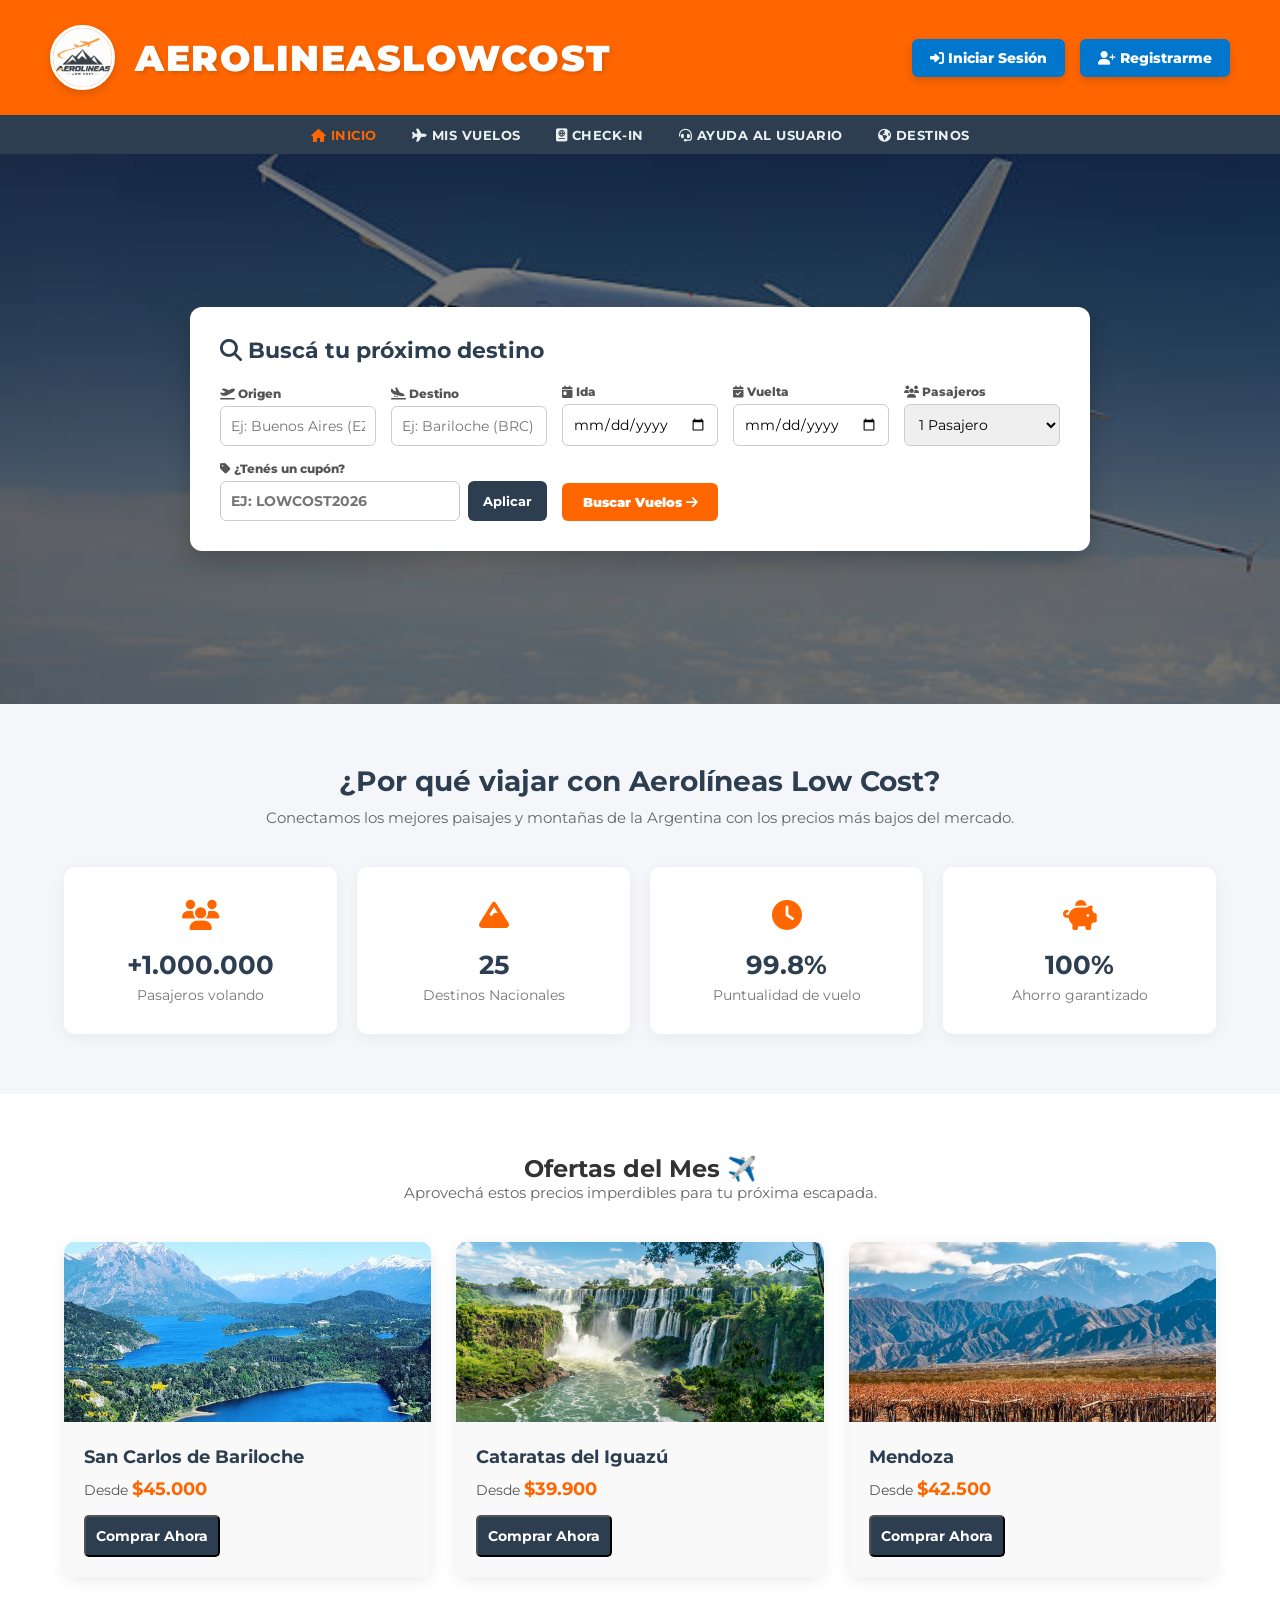
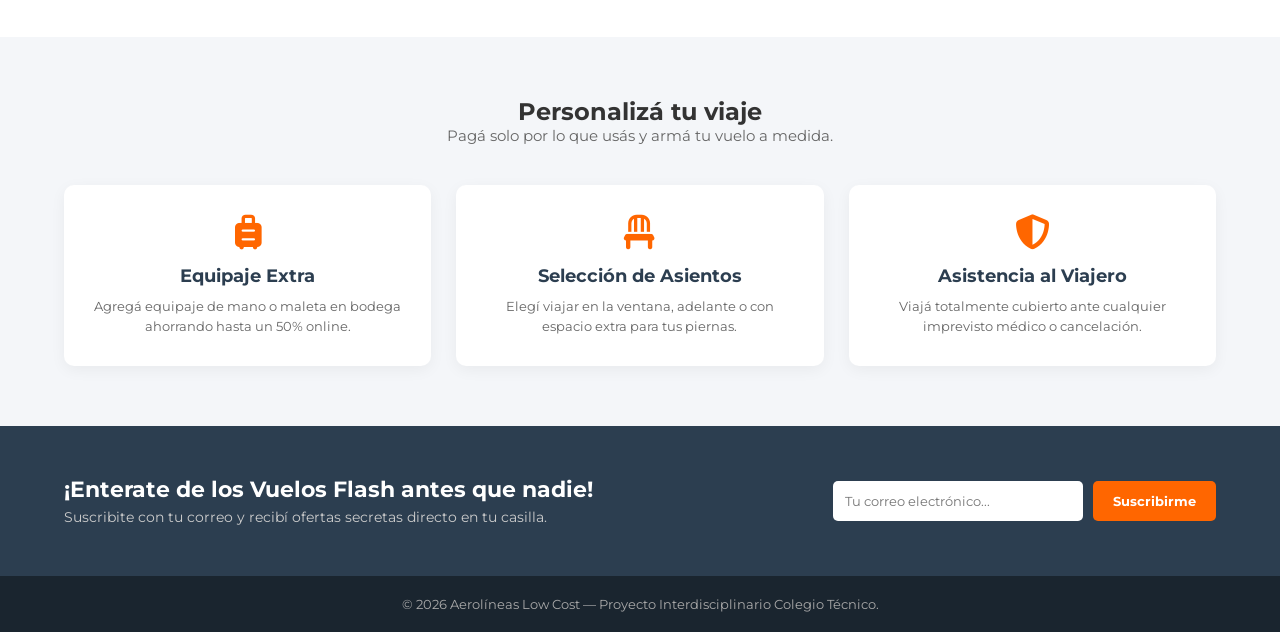
<file: aerolineas-low-cost/index.html>
<!DOCTYPE html>
<html lang="es">
<head>
    <meta charset="UTF-8">
    <meta name="viewport" content="width=device-width, initial-scale=1.0">
    <title>Aerolíneas Low Cost | Volá Alto, Pagá Poco</title>
    <link rel="stylesheet" href="styles.css">
    <!-- Fuente moderna Montserrat -->
    <link href="https://fonts.googleapis.com/css2?family=Montserrat:wght@700;800;900&display=swap" rel="stylesheet">
    <!-- Iconos modernos -->
    <link rel="stylesheet" href="https://cdnjs.cloudflare.com/ajax/libs/font-awesome/6.4.0/css/all.min.css">
</head>
<body>

    <!-- 1. BARRA SUPERIOR (NARANJA) -->
    <header class="top-bar">
        <!-- Logo que al hacerle clic abre la ventana gigante -->
        <div class="logo-container">
            <div onclick="openLogoModal()" style="display: flex; align-items: center; gap: 20px; cursor: pointer;">
                <img src="logo.png" alt="Logo" class="brand-logo">
                <span class="brand-name">AerolineasLowCost</span>
            </div>
        </div>

        <div class="auth-buttons">
            <a href="#" class="btn-login"><i class="fa-solid fa-right-to-bracket"></i> Iniciar Sesión</a>
            <a href="#" class="btn-register"><i class="fa-solid fa-user-plus"></i> Registrarme</a>
        </div>
    </header>

    <!-- 2. NAVEGACIÓN PRINCIPAL -->
    <nav class="main-nav">
        <ul>
            <li><a href="index.html" style="color: #ff6600;"><i class="fa-solid fa-house"></i> Inicio</a></li>
            <li><a href="mis-vuelos.html"><i class="fa-solid fa-plane"></i> Mis Vuelos</a></li>
            <li><a href="#" id="nav-checkin"><i class="fa-solid fa-passport"></i> Check-in</a></li>
            <li><a href="manual.pdf" target="_blank"><i class="fa-solid fa-headset"></i> Ayuda al Usuario</a></li>
            <li><a href="#destinos"><i class="fa-solid fa-earth-americas"></i> Destinos</a></li>
        </ul>
    </nav>

    <!-- 3. PANEL DE RESERVA -->
    <main class="hero-section" id="buscar">
        <div class="booking-card">
            <h2><i class="fa-solid fa-magnifying-glass"></i> Buscá tu próximo destino</h2>
            
            <form class="booking-form">
                <div class="form-group">
                    <label><i class="fa-solid fa-plane-departure"></i> Origen</label>
                    <input type="text" placeholder="Ej: Buenos Aires (EZE)" required>
                </div>

                <div class="form-group">
                    <label><i class="fa-solid fa-plane-arrival"></i> Destino</label>
                    <input type="text" placeholder="Ej: Bariloche (BRC)" required>
                </div>

                <div class="form-group">
                    <label><i class="fa-solid fa-calendar-day"></i> Ida</label>
                    <input type="date" required>
                </div>

                <div class="form-group">
                    <label><i class="fa-solid fa-calendar-check"></i> Vuelta</label>
                    <input type="date">
                </div>

                <div class="form-group">
                    <label><i class="fa-solid fa-users"></i> Pasajeros</label>
                    <select>
                        <option>1 Pasajero</option>
                        <option>2 Pasajeros</option>
                        <option>3+ Pasajeros</option>
                    </select>
                </div>

                <!-- Campo para Código Promocional -->
                <div class="form-group coupon-group">
                    <label><i class="fa-solid fa-tag"></i> ¿Tenés un cupón?</label>
                    <div class="coupon-input-wrapper">
                        <input type="text" id="coupon-code" placeholder="Ej: LOWCOST2026">
                        <button type="button" id="btn-apply-coupon">Aplicar</button>
                    </div>
                </div>

                <button type="submit" class="btn-search">
                    Buscar Vuelos <i class="fa-solid fa-arrow-right"></i>
                </button>
            </form>
        </div>
    </main>

    <!-- 4. ESTADÍSTICAS -->
    <section class="extra-info">
        <div class="container">
            <h2>¿Por qué viajar con Aerolíneas Low Cost?</h2>
            <p class="subtitle">Conectamos los mejores paisajes y montañas de la Argentina con los precios más bajos del mercado.</p>

            <div class="stats-grid">
                <div class="stat-card">
                    <div class="stat-icon"><i class="fa-solid fa-users"></i></div>
                    <h3>+1.000.000</h3>
                    <p>Pasajeros volando</p>
                </div>
                <div class="stat-card">
                    <div class="stat-icon"><i class="fa-solid fa-mountain"></i></div>
                    <h3>25</h3>
                    <p>Destinos Nacionales</p>
                </div>
                <div class="stat-card">
                    <div class="stat-icon"><i class="fa-solid fa-clock"></i></div>
                    <h3>99.8%</h3>
                    <p>Puntualidad de vuelo</p>
                </div>
                <div class="stat-card">
                    <div class="stat-icon"><i class="fa-solid fa-piggy-bank"></i></div>
                    <h3>100%</h3>
                    <p>Ahorro garantizado</p>
                </div>
            </div>
        </div>
    </section>

    <!-- 5. OFERTAS DEL MES -->
    <section class="destinations-section" id="destinos">
        <div class="container">
            <h2>Ofertas del Mes ✈️</h2>
            <p class="subtitle">Aprovechá estos precios imperdibles para tu próxima escapada.</p>

            <div class="destinations-grid">
                <!-- Tarjeta 1: Bariloche -->
                <div class="destination-card">
                    <img src="bariloche.jpg" alt="Bariloche">
                    <div class="dest-content">
                        <h3>San Carlos de Bariloche</h3>
                        <p class="price">Desde <strong>$45.000</strong></p>
                        <button type="button" class="btn-buy" onclick="comprarOferta('Buenos Aires (EZE)', 'San Carlos de Bariloche (BRC)', '$45.000')">Comprar Ahora</button>
                    </div>
                </div>

                <!-- Tarjeta 2: Iguazú -->
                <div class="destination-card">
                    <img src="iguazu.jpg" alt="Iguazu">
                    <div class="dest-content">
                        <h3>Cataratas del Iguazú</h3>
                        <p class="price">Desde <strong>$39.900</strong></p>
                        <button type="button" class="btn-buy" onclick="comprarOferta('Buenos Aires (AEP)', 'Cataratas del Iguazú (IGR)', '$39.900')">Comprar Ahora</button>
                    </div>
                </div>

                <!-- Tarjeta 3: Mendoza -->
                <div class="destination-card">
                    <img src="mendoza.jpg" alt="Mendoza">
                    <div class="dest-content">
                        <h3>Mendoza</h3>
                        <p class="price">Desde <strong>$42.500</strong></p>
                        <button type="button" class="btn-buy" onclick="comprarOferta('Buenos Aires (EZE)', 'Mendoza (MDZ)', '$42.500')">Comprar Ahora</button>
                    </div>
                </div>
            </div>
        </div>
    </section>

    <!-- 6. SERVICIOS OPCIONALES -->
    <section class="services-section">
        <div class="container">
            <h2>Personalizá tu viaje</h2>
            <p class="subtitle">Pagá solo por lo que usás y armá tu vuelo a medida.</p>

            <div class="services-grid">
                <div class="service-box">
                    <i class="fa-solid fa-suitcase-rolling"></i>
                    <h3>Equipaje Extra</h3>
                    <p>Agregá equipaje de mano o maleta en bodega ahorrando hasta un 50% online.</p>
                </div>
                <div class="service-box">
                    <i class="fa-solid fa-chair"></i>
                    <h3>Selección de Asientos</h3>
                    <p>Elegí viajar en la ventana, adelante o con espacio extra para tus piernas.</p>
                </div>
                <div class="service-box">
                    <i class="fa-solid fa-shield-halved"></i>
                    <h3>Asistencia al Viajero</h3>
                    <p>Viajá totalmente cubierto ante cualquier imprevisto médico o cancelación.</p>
                </div>
            </div>
        </div>
    </section>

    <!-- 7. NEWSLETTER -->
    <section class="newsletter-section">
        <div class="container newsletter-box">
            <div class="news-text">
                <h2>¡Enterate de los Vuelos Flash antes que nadie!</h2>
                <p>Suscribite con tu correo y recibí ofertas secretas directo en tu casilla.</p>
            </div>
            <form class="news-form">
                <input type="email" placeholder="Tu correo electrónico..." required>
                <button type="submit">Suscribirme</button>
            </form>
        </div>
    </section>

    <!-- PIE DE PÁGINA -->
    <footer>
        <p>&copy; 2026 Aerolíneas Low Cost — Proyecto Interdisciplinario Colegio Técnico.</p>
    </footer>


    <!-- =================MODALES Y JS================ -->

    <!-- VENTANA MODAL PARA VER EL LOGO MÁS GRANDE -->
    <div id="logoModal" class="modal" onclick="closeLogoModal()">
        <div style="background: white; padding: 40px; border-radius: 20px; text-align: center; position: relative; max-width: 420px; width: 90%; box-shadow: 0 15px 40px rgba(0,0,0,0.5);" onclick="event.stopPropagation()">
            <span class="close-btn" onclick="closeLogoModal()" style="position: absolute; top: 12px; right: 18px; font-size: 28px; cursor: pointer; color: #333;">&times;</span>
            <h3 style="color: #2c3e50; margin-bottom: 20px; font-size: 24px; font-weight: 800;">Aerolíneas Low Cost</h3>
            <!-- Logo grande -->
            <img src="logo.png" alt="Logo Gigante" style="width: 250px; height: 250px; object-fit: cover; border-radius: 50%; border: 6px solid #ff6600; box-shadow: 0 8px 20px rgba(0,0,0,0.3);">
            <!-- Frase original del colegio -->
            <p style="color: #555; font-size: 15px; margin-top: 20px; font-weight: 700;">El transporte oficial de la escuela técnica.</p>
        </div>
    </div>

    <!-- VENTANA MODAL DE INICIO DE SESIÓN -->
    <div id="loginModal" class="modal">
        <div class="modal-content">
            <span class="close-btn" onclick="closeModal('loginModal')">&times;</span>
            <h2><i class="fa-solid fa-right-to-bracket"></i> Iniciar Sesión</h2>
            <form id="loginForm">
                <div class="form-group">
                    <label>Correo Electrónico</label>
                    <input type="email" id="loginEmail" placeholder="tucorreo@email.com" required>
                </div>
                <div class="form-group">
                    <label>DNI (8 dígitos)</label>
                    <input type="text" id="loginDni" placeholder="Ej: 40123456" maxlength="8" required>
                </div>
                <div class="form-group">
                    <label>Contraseña</label>
                    <input type="password" id="loginPassword" placeholder="********" required>
                </div>
                <button type="submit" class="btn-modal-action">Entrar</button>
            </form>
        </div>
    </div>

    <!-- VENTANA MODAL DE REGISTRO -->
    <div id="registerModal" class="modal">
        <div class="modal-content">
            <span class="close-btn" onclick="closeModal('registerModal')">&times;</span>
            <h2><i class="fa-solid fa-user-plus"></i> Crear Cuenta Low Cost</h2>
            <form id="registerForm">
                <div class="form-group">
                    <label>Nombre y Apellido</label>
                    <input type="text" id="regName" placeholder="Ej: Willy Olaso" required>
                </div>
                <div class="form-group">
                    <label>Correo Electrónico</label>
                    <input type="email" id="regEmail" placeholder="tucorreo@email.com" required>
                </div>
                <div class="form-group">
                    <label>DNI (Sin puntos, 8 dígitos)</label>
                    <input type="text" id="regDni" placeholder="Ej: 40123456" maxlength="8" required>
                </div>
                <div class="form-group">
                    <label>Contraseña</label>
                    <input type="password" id="regPassword" placeholder="********" required>
                </div>
                <button type="submit" class="btn-modal-action">Registrarse</button>
            </form>
        </div>
    </div>

    <script>
        const btnLogin = document.querySelector('.btn-login');
        const btnRegister = document.querySelector('.btn-register');

        btnLogin.addEventListener('click', (e) => {
            e.preventDefault();
            document.getElementById('loginModal').style.display = 'flex';
        });

        btnRegister.addEventListener('click', (e) => {
            e.preventDefault();
            document.getElementById('registerModal').style.display = 'flex';
        });

        function closeModal(modalId) {
            document.getElementById(modalId).style.display = 'none';
        }

        // Funciones para abrir y cerrar el logo en grande
        function openLogoModal() {
            document.getElementById('logoModal').style.display = 'flex';
        }

        function closeLogoModal() {
            document.getElementById('logoModal').style.display = 'none';
        }

        // Registro con DNI de 8 dígitos
        document.getElementById('registerForm').addEventListener('submit', (e) => {
            e.preventDefault();
            const name = document.getElementById('regName').value;
            const email = document.getElementById('regEmail').value;
            const dni = document.getElementById('regDni').value;
            const pass = document.getElementById('regPassword').value;

            const dniRegex = /^\d{8}$/;
            if (!dniRegex.test(dni)) {
                alert('⚠️ Error: El DNI debe contener exactamente 8 números (sin puntos ni letras).');
                return;
            }

            localStorage.setItem('userName', name);
            localStorage.setItem('userEmail', email);
            localStorage.setItem('userDni', dni);
            localStorage.setItem('userPass', pass);
            localStorage.setItem('isLoggedIn', 'true');

            alert('¡Cuenta creada e iniciada con éxito!');
            closeModal('registerModal');
            btnLogin.innerHTML = `<i class="fa-solid fa-user"></i> ${name}`;
        });

        // Inicio de Sesión
        document.getElementById('loginForm').addEventListener('submit', (e) => {
            e.preventDefault();
            const email = document.getElementById('loginEmail').value;
            const dni = document.getElementById('loginDni').value;
            const pass = document.getElementById('loginPassword').value;

            const savedEmail = localStorage.getItem('userEmail');
            const savedDni = localStorage.getItem('userDni');
            const savedPass = localStorage.getItem('userPass');
            const savedName = localStorage.getItem('userName');

            if (email === savedEmail && dni === savedDni && pass === savedPass) {
                localStorage.setItem('isLoggedIn', 'true');
                alert(`¡Bienvenido de nuevo, ${savedName}! ✈️`);
                closeModal('loginModal');
                btnLogin.innerHTML = `<i class="fa-solid fa-user"></i> ${savedName}`;
            } else {
                alert('⚠️ Datos incorrectos. Verifique su correo, DNI de 8 dígitos o contraseña.');
            }
        });

        // BUSCADOR PRINCIPAL CON VALIDACIÓN DE SESIÓN
        const bookingForm = document.querySelector('.booking-form');

        bookingForm.addEventListener('submit', (e) => {
            e.preventDefault();
            const isLoggedIn = localStorage.getItem('isLoggedIn');

            if (!isLoggedIn || isLoggedIn !== 'true') {
                alert('⚠️ Para reservar o buscar un vuelo necesitas iniciar sesión o registrarte primero.');
                document.getElementById('loginModal').style.display = 'flex';
                return;
            }

            const inputs = bookingForm.querySelectorAll('input');
            const origen = inputs[0].value;
            const destino = inputs[1].value;
            const ida = inputs[2].value;
            const vuelta = inputs[3].value ? inputs[3].value : 'Solo ida';
            const pasajeros = bookingForm.querySelector('select').value;
            const codigoVuelo = 'LOW-' + Math.floor(Math.random() * 89999 + 10000);

            const nuevoVuelo = { origen, destino, ida, vuelta, pasajeros, codigo: codigoVuelo };

            let misVuelos = JSON.parse(localStorage.getItem('misVuelos')) || [];
            misVuelos.push(nuevoVuelo);
            localStorage.setItem('misVuelos', JSON.stringify(misVuelos));

            if (confirm('¡Vuelo reservado con éxito! 🎟️ ¿Querés ir a la sección "Mis Vuelos" para verlo?')) {
                window.location.href = 'mis-vuelos.html';
            }
        });

        // FUNCIÓN PARA COMPRAR LAS OFERTAS DEL MES DIRECTO
        function comprarOferta(origen, destino, precio) {
            const isLoggedIn = localStorage.getItem('isLoggedIn');

            if (!isLoggedIn || isLoggedIn !== 'true') {
                alert('⚠️ Para aprovechar las ofertas del mes y reservar, necesitás iniciar sesión o registrarte.');
                document.getElementById('loginModal').style.display = 'flex';
                return;
            }

            const fechaHoy = new Date().toISOString().split('T')[0];
            const codigoVuelo = 'OFE-' + Math.floor(Math.random() * 89999 + 10000);

            const nuevoVuelo = { 
                origen: origen, 
                destino: destino, 
                ida: fechaHoy, 
                vuelta: 'Promoción Oferta', 
                pasajeros: '1 Pasajero (' + precio + ')', 
                codigo: codigoVuelo 
            };

            let misVuelos = JSON.parse(localStorage.getItem('misVuelos')) || [];
            misVuelos.push(nuevoVuelo);
            localStorage.setItem('misVuelos', JSON.stringify(misVuelos));

            if (confirm(`¡Oferta aplicada para ${destino} a solo ${precio}! ✈️ ¿Querés ir a "Mis Vuelos" a ver tu pasaje?`)) {
                window.location.href = 'mis-vuelos.html';
            }
        }
    </script>
</body>
</html>
</file>
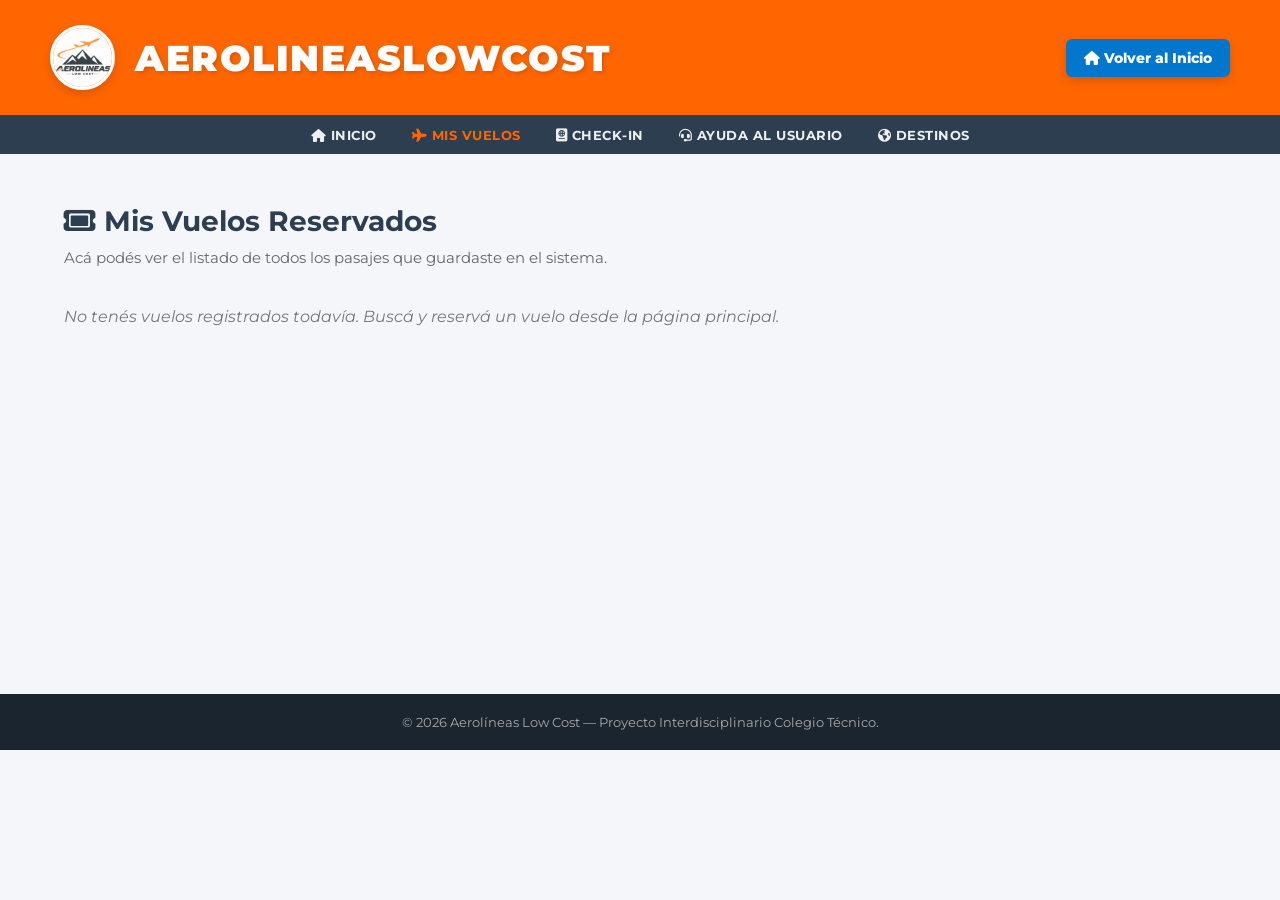
<file: aerolineas-low-cost/mis-vuelos.html>
<!DOCTYPE html>
<html lang="es">
<head>
    <meta charset="UTF-8">
    <meta name="viewport" content="width=device-width, initial-scale=1.0">
    <title>Mis Vuelos | Aerolíneas Low Cost</title>
    <link rel="stylesheet" href="styles.css">
    <link href="https://fonts.googleapis.com/css2?family=Montserrat:wght@700;800;900&display=swap" rel="stylesheet">
    <link rel="stylesheet" href="https://cdnjs.cloudflare.com/ajax/libs/font-awesome/6.4.0/css/all.min.css">
</head>
<body>

    <!-- 1. BARRA SUPERIOR -->
    <header class="top-bar">
        <div class="logo-container">
            <img src="logo.png" alt="Logo" class="brand-logo">
            <span class="brand-name">AerolineasLowCost</span>
        </div>
        <div class="auth-buttons">
            <a href="index.html" class="btn-login"><i class="fa-solid fa-house"></i> Volver al Inicio</a>
        </div>
    </header>

    <!-- 2. NAVEGACIÓN PRINCIPAL (CON INICIO, CHECK-IN Y DEMÁS) -->
    <nav class="main-nav">
        <ul>
            <li><a href="index.html"><i class="fa-solid fa-house"></i> Inicio</a></li>
            <li><a href="mis-vuelos.html" style="color: #ff6600;"><i class="fa-solid fa-plane"></i> Mis Vuelos</a></li>
            <li><a href="#" id="nav-checkin"><i class="fa-solid fa-passport"></i> Check-in</a></li>
            <li><a href="manual.pdf" target="_blank"><i class="fa-solid fa-headset"></i> Ayuda al Usuario</a></li>
            <li><a href="index.html#destinos"><i class="fa-solid fa-earth-americas"></i> Destinos</a></li>
        </ul>
    </nav>

    <!-- 3. CONTENIDO DE MIS VUELOS -->
    <main class="container" style="padding: 50px 0; min-height: 60vh;">
        <h2 style="color: #2c3e50; margin-bottom: 10px; font-size: 28px;"><i class="fa-solid fa-ticket"></i> Mis Vuelos Reservados</h2>
        <p class="subtitle">Acá podés ver el listado de todos los pasajes que guardaste en el sistema.</p>
        
        <!-- Contenedor donde cargaremos los tickets desde la memoria -->
        <div id="tickets-container" style="display: flex; flex-direction: column; gap: 15px; margin-top: 20px;">
            <p style="color: #777; font-style: italic;">No tenés vuelos registrados todavía. Buscá y reservá un vuelo desde la página principal.</p>
        </div>
    </main>

    <!-- PIE DE PÁGINA -->
    <footer>
        <p>&copy; 2026 Aerolíneas Low Cost — Proyecto Interdisciplinario Colegio Técnico.</p>
    </footer>

    <!-- SCRIPT PARA LEER LOS VUELOS GUARDADOS -->
    <script>
        const ticketsContainer = document.getElementById('tickets-container');
        
        // Recuperamos los vuelos guardados en el navegador (LocalStorage)
        let savedVuelos = JSON.parse(localStorage.getItem('misVuelos')) || [];

        if (savedVuelos.length > 0) {
            ticketsContainer.innerHTML = ''; // Limpiamos el texto por defecto
            savedVuelos.forEach((vuelo, index) => {
                const ticketCard = document.createElement('div');
                ticketCard.style.cssText = "background: white; border-left: 6px solid #ff6600; padding: 20px; border-radius: 8px; box-shadow: 0 4px 10px rgba(0,0,0,0.08); display: flex; justify-content: space-between; align-items: center; flex-wrap: wrap; gap: 15px;";
                
                ticketCard.innerHTML = `
                    <div>
                        <span style="background: #ff6600; color: white; padding: 4px 8px; border-radius: 4px; font-size: 11px; font-weight: 800;">CONFIRMADO ✈️</span>
                        <h3 style="margin-top: 8px; color: #2c3e50; font-size: 18px;">${vuelo.origen} ➔ ${vuelo.destino}</h3>
                        <p style="font-size: 13px; color: #555; margin-top: 4px;">📅 Ida: ${vuelo.ida} | 🔄 Vuelta: ${vuelo.vuelta} | 👥 ${vuelo.pasajeros}</p>
                    </div>
                    <div style="text-align: right;">
                        <span style="font-size: 12px; color: #888; display: block;">Código: ${vuelo.codigo}</span>
                        <button onclick="eliminarVuelo(${index})" style="background: #e74c3c; color: white; border: none; padding: 6px 12px; border-radius: 4px; cursor: pointer; font-weight: 700; margin-top: 5px; font-size: 12px;">Cancelar Vuelo</button>
                    </div>
                `;
                ticketsContainer.appendChild(ticketCard);
            });
        }

        function eliminarVuelo(index) {
            savedVuelos.splice(index, 1);
            localStorage.setItem('misVuelos', JSON.stringify(savedVuelos));
            location.reload(); // Recarga la página para actualizar la lista
        }
    </script>
</body>
</html>
</file>
<file: aerolineas-low-cost/styles.css>
/* --- 1. ESTILOS GENERALES --- */
* {
    margin: 0;
    padding: 0;
    box-sizing: border-box;
    font-family: 'Montserrat', sans-serif;
}

body {
    background-color: #f4f6f9;
    color: #333;
}

.container {
    width: 90%;
    max-width: 1200px;
    margin: 0 auto;
}

/* --- 2. BARRA SUPERIOR --- */
.top-bar {
    background-color: #ff6600;
    color: white;
    padding: 25px 50px;
    display: flex;
    justify-content: space-between;
    align-items: center;
}

.logo-container {
    display: flex;
    align-items: center;
    gap: 20px;
}

.brand-logo {
    height: 65px;
    width: 65px;
    object-fit: cover;
    border-radius: 50%;
    border: 3px solid white;
    box-shadow: 0 4px 8px rgba(0, 0, 0, 0.15);
}

.brand-name {
    font-size: 36px;
    font-weight: 900;
    letter-spacing: 1.5px;
    text-transform: uppercase;
    text-shadow: 2px 2px 4px rgba(0, 0, 0, 0.15);
}

.auth-buttons {
    display: flex;
    gap: 15px;
}

.auth-buttons a {
    color: white;
    text-decoration: none;
    font-weight: 800;
    font-size: 14px;
    padding: 10px 18px;
    border-radius: 6px;
    background-color: #0077cc;
    box-shadow: 0 4px 10px rgba(0, 0, 0, 0.15);
    transition: background 0.3s, transform 0.2s;
}

.auth-buttons a:hover {
    background-color: #005fa3;
    transform: translateY(-2px);
}

/* --- 3. NAVEGACIÓN PRINCIPAL --- */
.main-nav {
    background-color: #2c3e50;
    padding: 10px 0;
}

.main-nav ul {
    list-style: none;
    display: flex;
    justify-content: center;
    gap: 35px;
}

.main-nav a {
    color: #ecf0f1;
    text-decoration: none;
    font-size: 13px;
    font-weight: 700;
    text-transform: uppercase;
    letter-spacing: 0.5px;
    transition: color 0.3s;
}

.main-nav a:hover {
    color: #ff6600;
}

/* --- 4. PANEL DE RESERVA (HERO SECTION CON IMAGEN Y DEGRADADO) --- */
.hero-section {
    background: linear-gradient(rgba(0, 0, 0, 0.5), rgba(0, 0, 0, 0.5)), url('hero-bg.jpg') center/cover no-repeat;
    min-height: 550px;
    display: flex;
    justify-content: center;
    align-items: center;
    padding: 40px 20px;
}

.booking-card {
    background: white;
    padding: 30px;
    border-radius: 12px;
    box-shadow: 0 10px 25px rgba(0,0,0,0.2);
    width: 100%;
    max-width: 900px;
}

.booking-card h2 {
    margin-bottom: 20px;
    font-size: 22px;
    color: #2c3e50;
}

.booking-form {
    display: grid;
    grid-template-columns: repeat(auto-fit, minmax(130px, 1fr));
    gap: 15px;
    align-items: end;
}

.form-group {
    display: flex;
    flex-direction: column;
}

.form-group label {
    font-size: 12px;
    font-weight: 800;
    margin-bottom: 5px;
    color: #555;
}

.form-group input, .form-group select {
    padding: 10px;
    border: 1px solid #ccc;
    border-radius: 6px;
    font-size: 14px;
    width: 100%;
}

.btn-search {
    background-color: #ff6600;
    color: white;
    border: none;
    padding: 11px;
    font-weight: 900;
    border-radius: 6px;
    cursor: pointer;
    transition: background 0.3s;
    width: 100%;
}

.btn-search:hover {
    background-color: #e55b00;
}

/* --- CUPÓN --- */
.coupon-group {
    grid-column: span 2;
}

.coupon-input-wrapper {
    display: flex;
    gap: 8px;
}

.coupon-input-wrapper input {
    flex: 1;
    text-transform: uppercase;
    font-weight: 700;
    color: #ff6600;
}

.coupon-input-wrapper button {
    background-color: #2c3e50;
    color: white;
    border: none;
    padding: 0 15px;
    border-radius: 6px;
    font-weight: 700;
    cursor: pointer;
    transition: background 0.3s;
}

.coupon-input-wrapper button:hover {
    background-color: #ff6600;
}

/* --- ESTADÍSTICAS --- */
.extra-info {
    padding: 60px 0;
    text-align: center;
}

.extra-info h2 {
    font-size: 28px;
    color: #2c3e50;
    margin-bottom: 10px;
}

.subtitle {
    color: #666;
    margin-bottom: 40px;
    font-size: 15px;
}

.stats-grid {
    display: grid;
    grid-template-columns: repeat(auto-fit, minmax(220px, 1fr));
    gap: 20px;
}

.stat-card {
    background: white;
    padding: 30px 20px;
    border-radius: 10px;
    box-shadow: 0 4px 15px rgba(0,0,0,0.05);
    text-align: center;
}

.stat-icon {
    font-size: 30px;
    color: #ff6600;
    margin-bottom: 15px;
}

.stat-card h3 {
    font-size: 26px;
    color: #2c3e50;
    margin-bottom: 5px;
}

.stat-card p {
    color: #777;
    font-size: 14px;
}

/* --- OFERTAS --- */
.destinations-section {
    padding: 60px 0;
    background-color: #fff;
    text-align: center;
}

.destinations-grid {
    display: grid;
    grid-template-columns: repeat(auto-fit, minmax(300px, 1fr));
    gap: 25px;
    margin-top: 30px;
}

.destination-card {
    background: #f9f9f9;
    border-radius: 10px;
    overflow: hidden;
    box-shadow: 0 4px 15px rgba(0,0,0,0.08);
    text-align: left;
}

.destination-card img {
    width: 100%;
    height: 180px;
    object-fit: cover;
}

.dest-content {
    padding: 20px;
}

.destination-card h3 {
    font-size: 18px;
    margin-bottom: 10px;
    color: #2c3e50;
}

.price {
    font-size: 14px;
    color: #555;
    margin-bottom: 15px;
}

.price strong {
    color: #ff6600;
    font-size: 18px;
}

.btn-buy {
    display: block;
    text-align: center;
    background-color: #2c3e50;
    color: white;
    text-decoration: none;
    padding: 10px;
    border-radius: 5px;
    font-weight: 700;
    font-size: 14px;
    transition: background 0.3s;
}

.btn-buy:hover {
    background-color: #ff6600;
}

/* --- SERVICIOS --- */
.services-section {
    padding: 60px 0;
    text-align: center;
}

.services-grid {
    display: grid;
    grid-template-columns: repeat(auto-fit, minmax(280px, 1fr));
    gap: 25px;
    margin-top: 30px;
}

.service-box {
    background: white;
    padding: 30px;
    border-radius: 10px;
    box-shadow: 0 4px 15px rgba(0,0,0,0.05);
    text-align: center;
}

.service-box i {
    font-size: 35px;
    color: #ff6600;
    margin-bottom: 15px;
}

.service-box h3 {
    font-size: 18px;
    margin-bottom: 10px;
    color: #2c3e50;
}

.service-box p {
    font-size: 13px;
    color: #666;
    line-height: 1.5;
}

/* --- NEWSLETTER --- */
.newsletter-section {
    background-color: #2c3e50;
    padding: 50px 0;
    color: white;
}

.newsletter-box {
    display: flex;
    justify-content: space-between;
    align-items: center;
    flex-wrap: wrap;
    gap: 20px;
}

.news-text h2 {
    font-size: 22px;
    margin-bottom: 5px;
}

.news-text p {
    font-size: 14px;
    color: #ccc;
}

.news-form {
    display: flex;
    gap: 10px;
}

.news-form input {
    padding: 12px;
    border-radius: 5px;
    border: none;
    width: 250px;
}

.news-form button {
    background-color: #ff6600;
    color: white;
    border: none;
    padding: 12px 20px;
    font-weight: 700;
    border-radius: 5px;
    cursor: pointer;
    transition: background 0.3s;
}

.news-form button:hover {
    background-color: #e55b00;
}

/* --- MODALES --- */
.modal {
    display: none;
    position: fixed;
    z-index: 1000;
    left: 0;
    top: 0;
    width: 100%;
    height: 100%;
    background-color: rgba(0, 0, 0, 0.6);
    justify-content: center;
    align-items: center;
}

.modal-content {
    background-color: white;
    padding: 30px;
    border-radius: 12px;
    width: 90%;
    max-width: 400px;
    box-shadow: 0 10px 25px rgba(0, 0, 0, 0.3);
    position: relative;
    animation: fadeIn 0.3s ease-in-out;
}

@keyframes fadeIn {
    from { opacity: 0; transform: translateY(-20px); }
    to { opacity: 1; transform: translateY(0); }
}

.close-btn {
    position: absolute;
    top: 15px;
    right: 20px;
    font-size: 24px;
    font-weight: bold;
    color: #aaa;
    cursor: pointer;
    transition: color 0.3s;
}

.close-btn:hover {
    color: #ff6600;
}

.modal-content h2 {
    margin-bottom: 20px;
    font-size: 20px;
    color: #2c3e50;
}

.btn-modal-action {
    background-color: #ff6600;
    color: white;
    border: none;
    padding: 12px;
    width: 100%;
    font-weight: 900;
    border-radius: 6px;
    cursor: pointer;
    margin-top: 15px;
    transition: background 0.3s;
}

.btn-modal-action:hover {
    background-color: #e55b00;
}

/* --- FOOTER --- */
footer {
    background-color: #1a252f;
    color: #aaa;
    text-align: center;
    padding: 20px 0;
    font-size: 13px;
}
</file>
